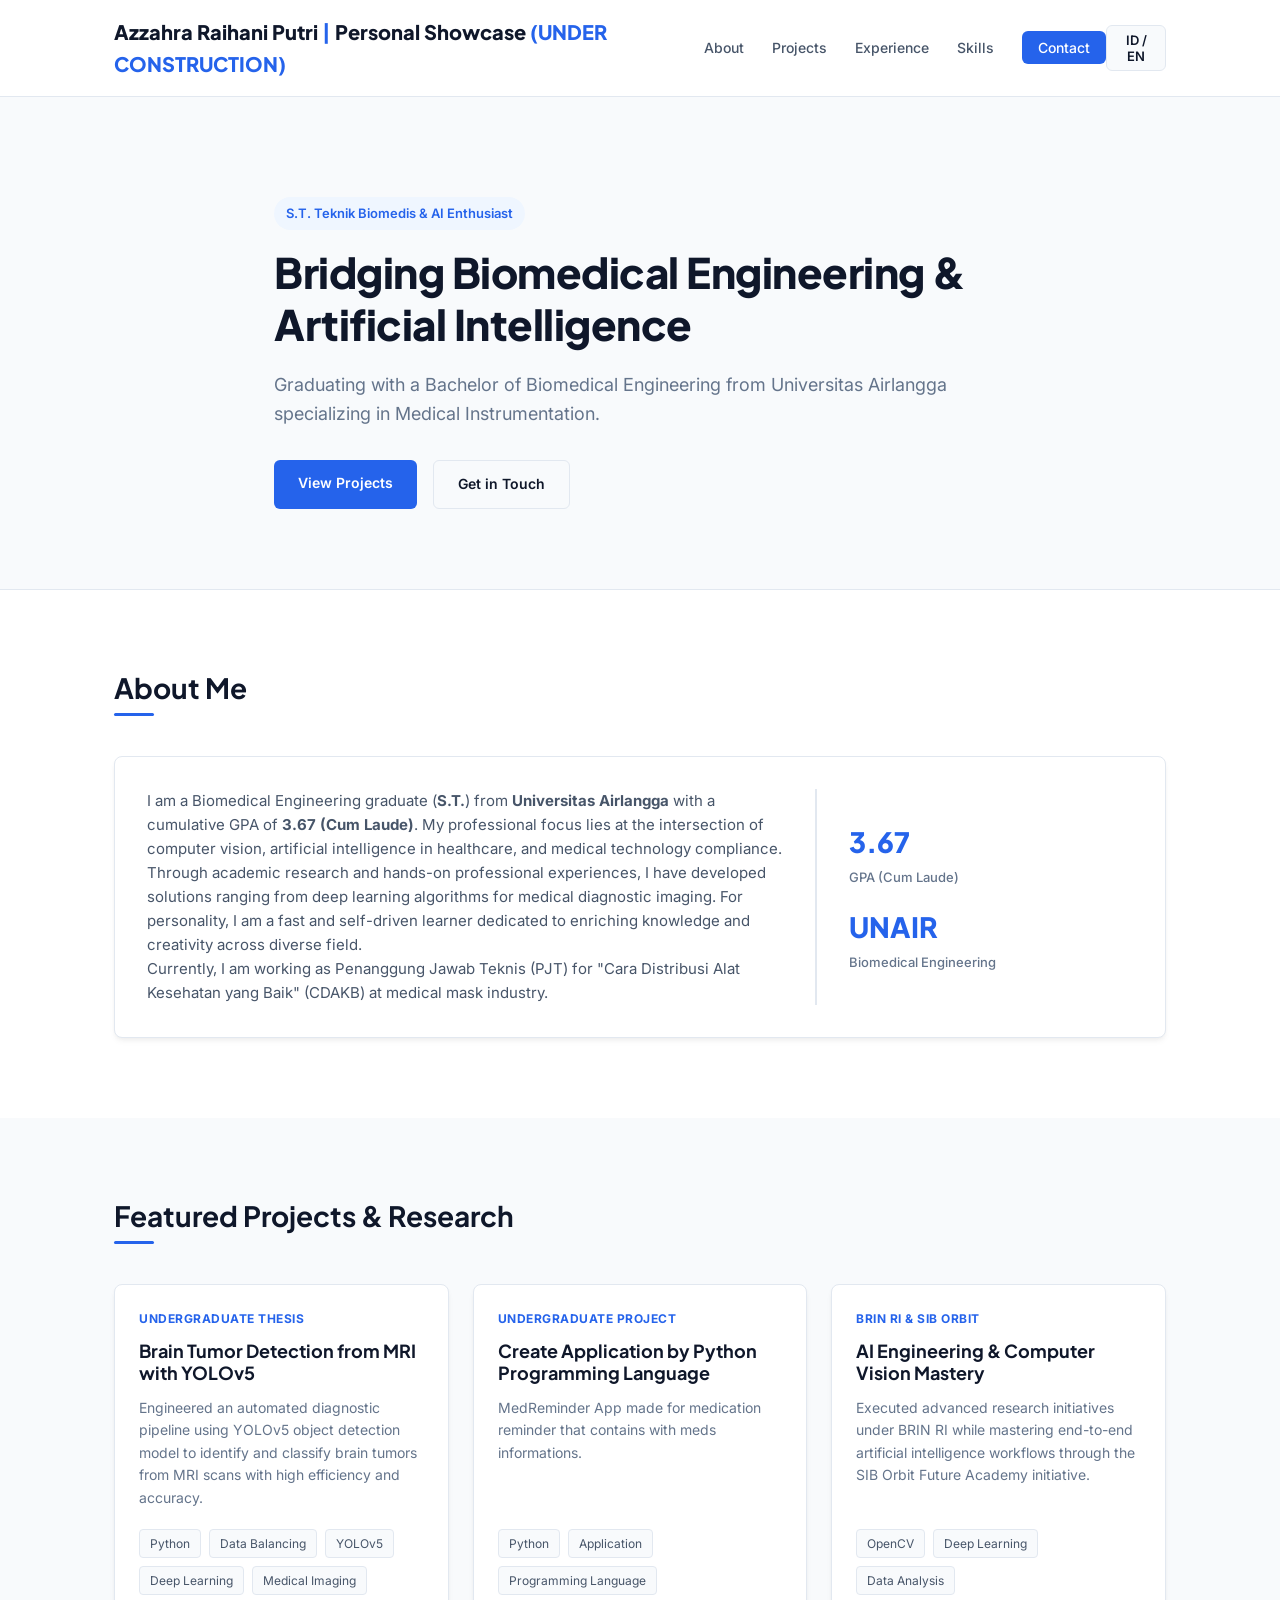
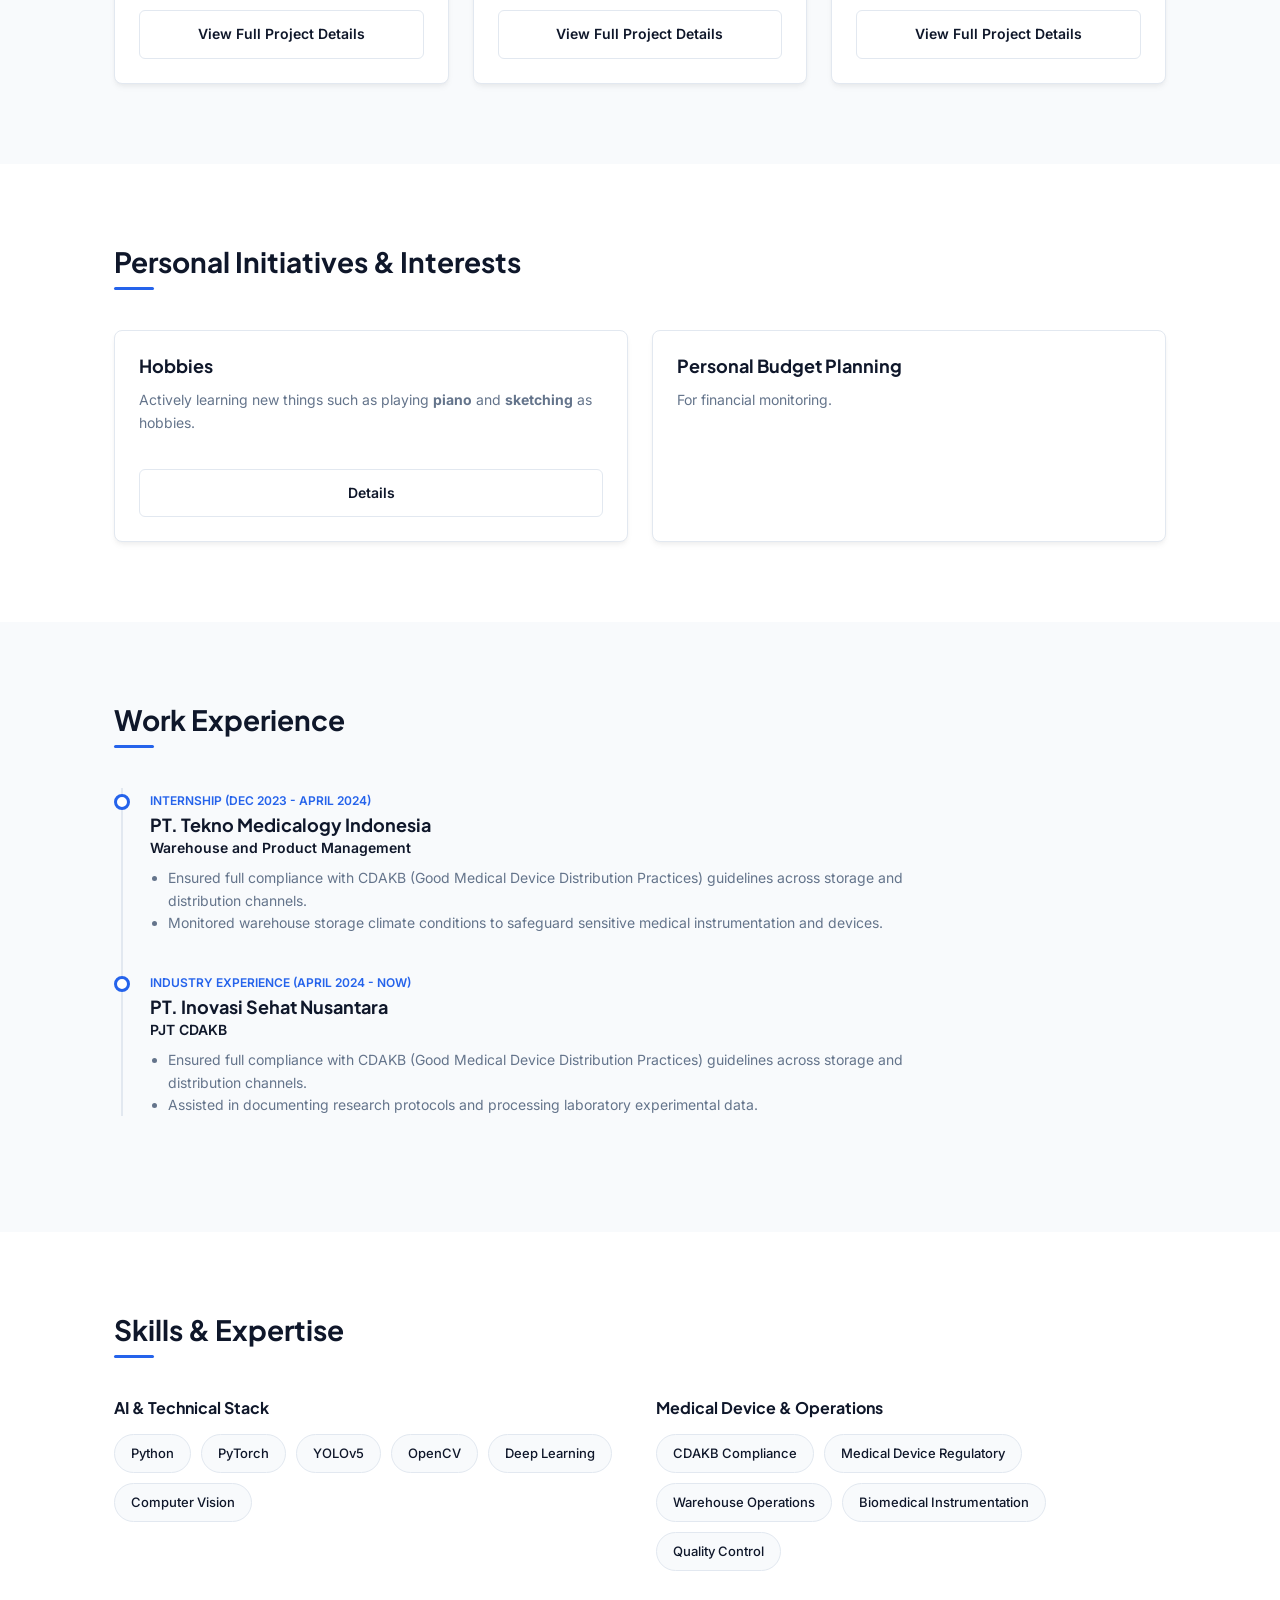
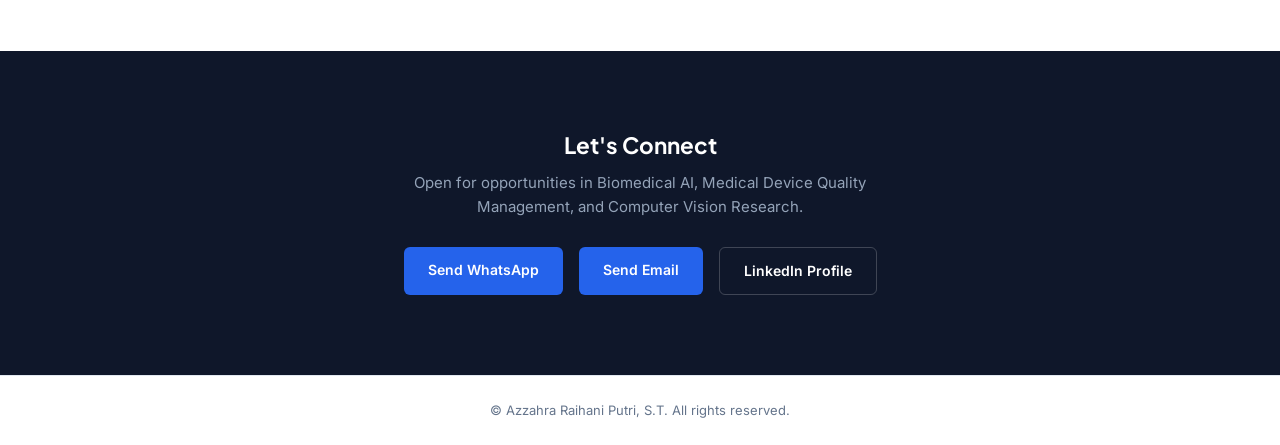
<file: index.html>
<!DOCTYPE html>

<html lang="en">

<head>

    <meta charset="UTF-8">

    <meta name="viewport" content="width=device-width, initial-scale=1.0">

    <title>PS Azzahra</title>

    <link rel="stylesheet" href="style.css">

    <link rel="preconnect" href="https://fonts.googleapis.com">

    <link rel="preconnect" href="https://fonts.gstatic.com" crossorigin>

    <link href="https://fonts.googleapis.com/css2?family=Inter:wght@300;400;500;600;700&family=Plus+Jakarta+Sans:wght@500;600;700;800&display=swap" rel="stylesheet">

</head>


<body>

    <!-- Header & Navigation -->

    <header class="navbar">

        <div class="nav-container">

            <a href="#" class="logo">Azzahra Raihani Putri <span>|</span> Personal Showcase <span>(UNDER CONSTRUCTION)</span></a>

            <nav>

                <ul class="nav-links">

                    <li><a href="#about">About</a></li>

                    <li><a href="#projects">Projects</a></li>

                    <li><a href="#experience">Experience</a></li>

                    <li><a href="#skills">Skills</a></li>

                    <li><a href="#contact" class="btn-nav">Contact</a></li>

                </ul>

            </nav>
           
            <div class="nav-right">
                <!-- Tombol Kustom pengganti widget Google -->
                <button id="lang-toggle-btn" class="lang-switch-btn" onclick="toggleLanguage()">ID / EN</button>

                <!-- Container tersembunyi untuk memuat script Google di latar belakang -->
                <div id="google_translate_element"></div>
            </div>

        </div>

    </header>

    <!-- Hero Section -->

    <section class="hero">

        <div class="container hero-content">

            <span class="badge">S.T. Teknik Biomedis & AI Enthusiast</span>

            <h1>Bridging Biomedical Engineering & Artificial Intelligence</h1>

            <p>Graduating with a Bachelor of Biomedical Engineering from Universitas Airlangga specializing in Medical Instrumentation.</p>

            <div class="hero-actions">

                <a href="#projects" class="btn-primary">View Projects</a>

                <a href="#contact" class="btn-secondary">Get in Touch</a>

            </div>

        </div>

    </section>

    <!-- About Me Section -->

    <section id="about" class="section">

        <div class="container">

            <h2 class="section-title">About Me</h2>

            <div class="about-card">

                <div class="about-text">

                    <p>I am a Biomedical Engineering graduate (<strong>S.T.</strong>) from <strong>Universitas Airlangga</strong> with a cumulative GPA of <strong>3.67 (Cum Laude)</strong>. My professional focus lies at the intersection of computer vision, artificial intelligence in healthcare, and medical technology compliance.</p>

                    <p>Through academic research and hands-on professional experiences, I have developed solutions ranging from deep learning algorithms for medical diagnostic imaging. For personality, I am a fast and self-driven learner dedicated to enriching knowledge and creativity across diverse field.</P>
                    
                    <P>Currently, I am working as Penanggung Jawab Teknis (PJT) for "Cara Distribusi Alat Kesehatan yang Baik" (CDAKB) at medical mask industry.</p>

                </div>

                <div class="stat-grid">

                    <div class="stat-item">

                        <span class="stat-number">3.67</span>

                        <span class="stat-label">GPA (Cum Laude)</span>

                    </div>

                    <div class="stat-item">

                        <span class="stat-number">UNAIR</span>

                        <span class="stat-label">Biomedical Engineering</span>

                    </div>

                </div>

            </div>

        </div>

    </section>

    <!-- Highlighted Projects & Research Section -->

    <section id="projects" class="section bg-alt">

        <div class="container">

            <h2 class="section-title">Featured Projects & Research</h2>

            <div class="grid-3">

                <div class="card">

                    <div class="card-tag">Undergraduate Thesis</div>

                    <h3>Brain Tumor Detection from MRI with YOLOv5</h3>

                    <p>Engineered an automated diagnostic pipeline using YOLOv5 object detection model to identify and classify brain tumors from MRI scans with high efficiency and accuracy.</p>

                    <div class="card-tech">

                        <span>Python</span><span>Data Balancing</span><span>YOLOv5</span><span>Deep Learning</span><span>Medical Imaging</span>

                    </div>

                    <a href="skripsi.html" class="btn-secondary" style="margin-top: 15px; text-align: center;">View Full Project Details</a>

                </div>

                <div class="card">

                    <div class="card-tag">Undergraduate Project</div>

                    <h3>Create Application by Python Programming Language</h3>

                    <p>	MedReminder App made for medication reminder that contains with meds informations.</p>

                    <div class="card-tech">

                        <span>Python</span><span>Application</span><span>Programming Language</span>

                    </div>
                    
                    <a href="medreminder.html" class="btn-secondary" style="margin-top: 15px; text-align: center;">View Full Project Details</a>

                </div>

                <div class="card">

                    <div class="card-tag">BRIN RI & SIB Orbit</div>

                    <h3>AI Engineering & Computer Vision Mastery</h3>

                    <p>Executed advanced research initiatives under BRIN RI while mastering end-to-end artificial intelligence workflows through the SIB Orbit Future Academy initiative.</p>

                    <div class="card-tech">

                        <span>OpenCV</span><span>Deep Learning</span><span>Data Analysis</span>

                    </div>

                    <a href="brin_and_sib.html" class="btn-secondary" style="margin-top: 15px; text-align: center;">View Full Project Details</a>

                </div>

            </div>

        </div>

    </section>

    <!-- Personal Projects & Interests -->

    <section class="section">

        <div class="container">

            <h2 class="section-title">Personal Initiatives & Interests</h2>

            <div class="grid-2">

                <div class="card">

                    <h3>Hobbies</h3>

                    <p>Actively learning new things such as playing <strong>piano</strong> and <strong>sketching</strong> as hobbies.</p>

                    <a href="Sketch.html" class="btn-secondary" style="margin-top: 15px; text-align: center;">Details</a>
                
                </div>

                <div class="card">

                    <h3>Personal Budget Planning</h3>

                    <p>For financial monitoring.</p>

                </div>

            </div>

        </div>

    </section>

    <!-- Work Experience Timeline Section -->

    <section id="experience" class="section bg-alt">

        <div class="container">

            <h2 class="section-title">Work Experience</h2>

            <div class="timeline">


                <div class="timeline-item">

                    <div class="timeline-marker"></div>

                    <div class="timeline-content">

                        <span class="timeline-date">Internship (Dec 2023 - April 2024)</span>

                        <h3>PT. Tekno Medicalogy Indonesia</h3>

                        <p class="timeline-role">Warehouse and Product Management</p>

                        <ul>

                            <li>Ensured full compliance with CDAKB (Good Medical Device Distribution Practices) guidelines across storage and distribution channels.</li>

                            <li>Monitored warehouse storage climate conditions to safeguard sensitive medical instrumentation and devices.</li>

                        </ul>

                    </div>

                </div>

                
                <div class="timeline-item">

                    <div class="timeline-marker"></div>

                    <div class="timeline-content">

                        <span class="timeline-date">Industry Experience (April 2024 - Now)</span>

                        <h3>PT. Inovasi Sehat Nusantara</h3>

                        <p class="timeline-role">PJT CDAKB</p>

                        <ul>

                            <li>Ensured full compliance with CDAKB (Good Medical Device Distribution Practices) guidelines across storage and distribution channels.</li>

                            <li>Assisted in documenting research protocols and processing laboratory experimental data.</li>

                        </ul>

                    </div>

                </div>

            </div>

        </div>

    </section>

    <!-- Skills & Certifications Section -->

    <section id="skills" class="section">

        <div class="container">

            <h2 class="section-title">Skills & Expertise</h2>

            <div class="skills-wrapper">

                <div class="skill-category">

                    <h3>AI & Technical Stack</h3>

                    <div class="skill-tags">

                        <span class="skill-chip">Python</span>

                        <span class="skill-chip">PyTorch</span>

                        <span class="skill-chip">YOLOv5</span>

                        <span class="skill-chip">OpenCV</span>

                        <span class="skill-chip">Deep Learning</span>

                        <span class="skill-chip">Computer Vision</span>

                    </div>

                </div>

                <div class="skill-category">

                    <h3>Medical Device & Operations</h3>

                    <div class="skill-tags">

                        <span class="skill-chip">CDAKB Compliance</span>

                        <span class="skill-chip">Medical Device Regulatory</span>

                        <span class="skill-chip">Warehouse Operations</span>

                        <span class="skill-chip">Biomedical Instrumentation</span>

                        <span class="skill-chip">Quality Control</span>

                    </div>

                </div>

            </div>

        </div>

    </section>

    <!-- Contact Section -->

    <section id="contact" class="section bg-dark">

        <div class="container contact-container">

            <h2>Let's Connect</h2>

            <p>Open for opportunities in Biomedical AI, Medical Device Quality Management, and Computer Vision Research.</p>

            <div class="contact-buttons">
                <a href="https://wa.me/6285884879995" target="_blank" rel="noopener noreferrer" class="btn-primary">Send WhatsApp</a>

                <a href="mailto:azzahraraihani@gmail.com" class="btn-primary">Send Email</a>

                <a href="https://linkedin.com/in/azzahra-raihani-putri/" target="_blank" rel="noopener noreferrer" class="btn-secondary-light">LinkedIn Profile</a>


            </div>

        </div>

    </section>

    <footer>

        <p>&copy; Azzahra Raihani Putri, S.T. All rights reserved.</p>

    </footer>

<!-- Google Translate Engine (Smooth Toggle) -->
<script type="text/javascript">
    function googleTranslateElementInit() {
        new google.translate.TranslateElement({
            pageLanguage: 'en',
            includedLanguages: 'en,id',
            autoDisplay: false
        }, 'google_translate_element');
    }

    function toggleLanguage() {
        var btn = document.getElementById("lang-toggle-btn");

        // Cek cookie terjemahan saat ini
        var isIndonesian = document.cookie.indexOf("googtrans=/en/id") !== -1;

        if (!isIndonesian) {
            // Ubah ke Bahasa Indonesia via Cookie
            document.cookie = "googtrans=/en/id; path=/;";
            document.cookie = "googtrans=/en/id; domain=." + document.domain + "; path=/;";
            if (btn) btn.innerText = "🇮🇩 ID (Active)";
        } else {
            // Kembalikan ke Bahasa Inggris (Hapus Cookie)
            document.cookie = "googtrans=; expires=Thu, 01 Jan 1970 00:00:00 UTC; path=/;";
            document.cookie = "googtrans=; expires=Thu, 01 Jan 1970 00:00:00 UTC; domain=." + document.domain + "; path=/;";
            if (btn) btn.innerText = "ID / EN";
        }

        // Reload halaman secara halus agar terjemahan langsung aktif 100%
        window.location.reload();
    }

    // Jalankan cek status label tombol saat halaman selesai dimuat
    window.addEventListener('DOMContentLoaded', function() {
        var btn = document.getElementById("lang-toggle-btn");
        if (document.cookie.indexOf("googtrans=/en/id") !== -1 && btn) {
            btn.innerText = "🇮🇩 ID (Active)";
        }
    });
</script>
<script type="text/javascript" src="https://translate.google.com/translate_a/element.js?cb=googleTranslateElementInit"></script>

</body>
</html>
</file>
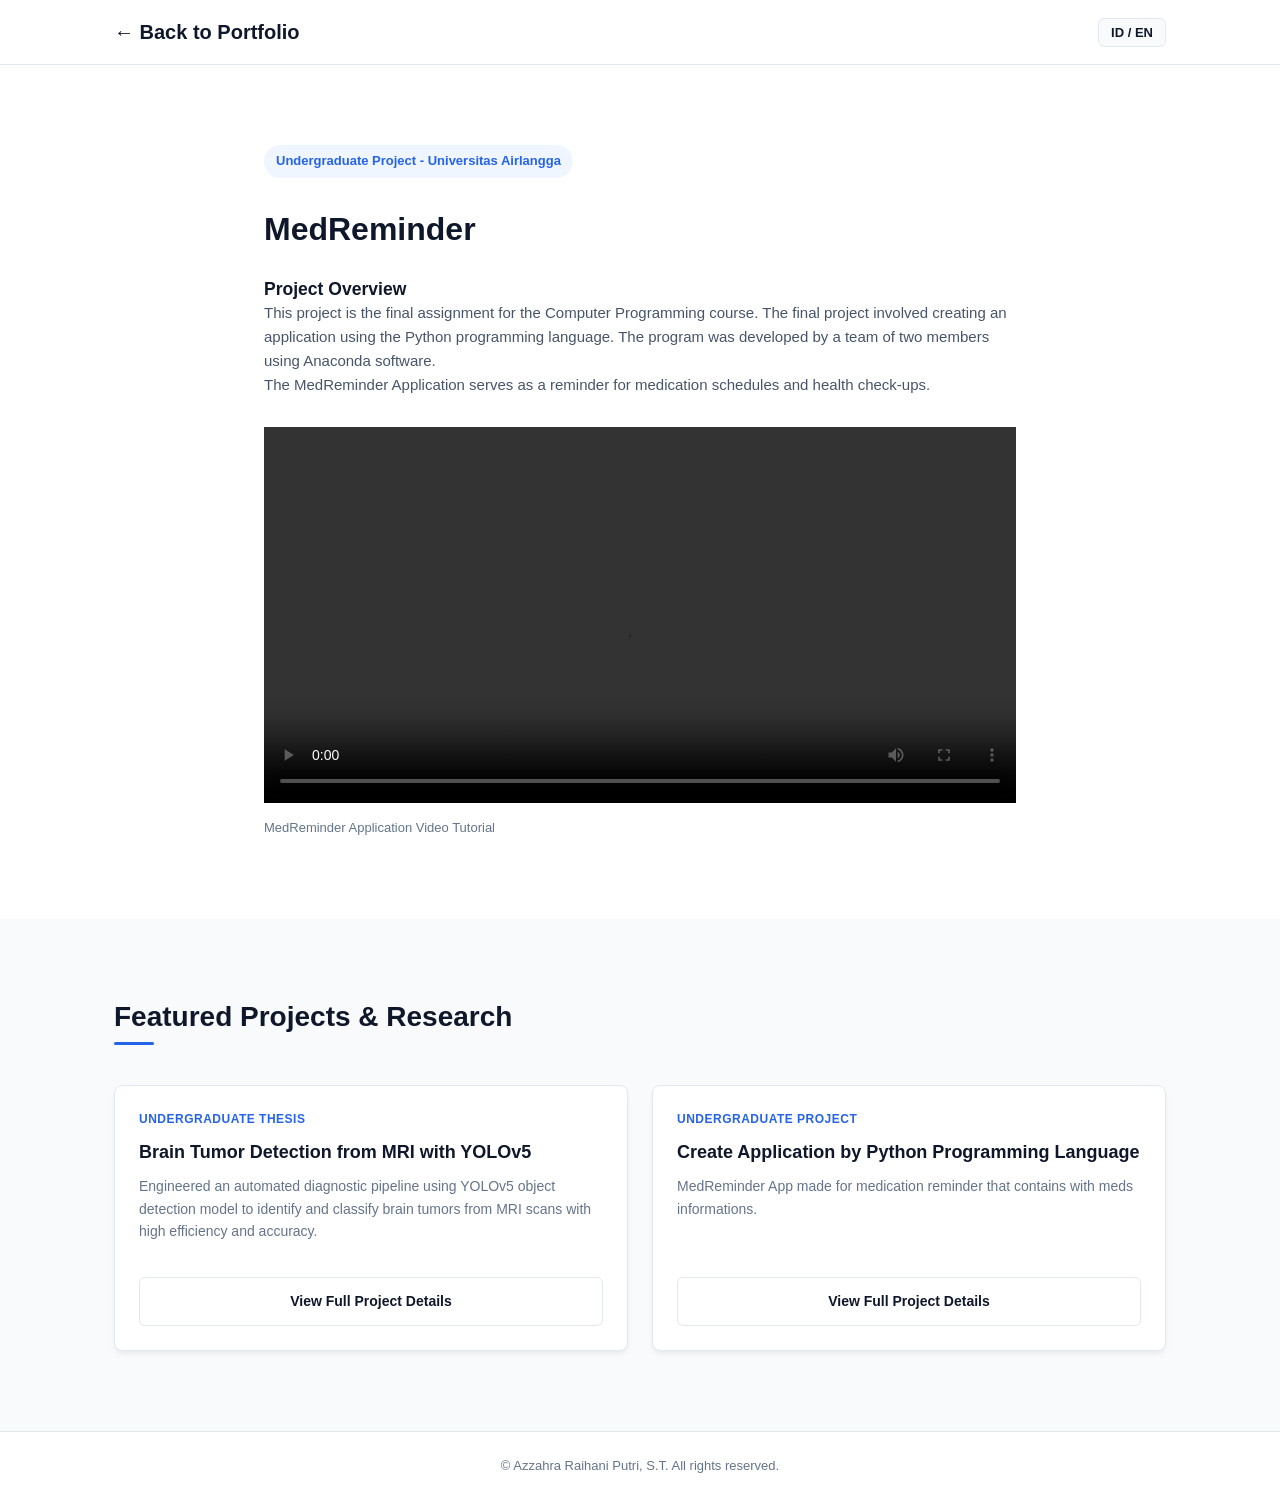
<file: brin_and_sib.html>
<!DOCTYPE html>
<html lang="en">
<head>
    <meta charset="UTF-8">
    <meta name="viewport" content="width=device-width, initial-scale=1.0">
    <title>MedReminder | Final Project of Computer Programming Subject</title>
    <link rel="stylesheet" href="style.css">
</head>
<body>
    <header class="navbar">
        <div class="nav-container">
            <a href="index.html" class="logo">&larr; Back to Portfolio</a>

			<div class="nav-right">
                <!-- Tombol Kustom pengganti widget Google -->
                <button id="lang-toggle-btn" class="lang-switch-btn" onclick="toggleLanguage()">ID / EN</button>

                <!-- Container tersembunyi untuk memuat script Google di latar belakang -->
                <div id="google_translate_element"></div>
            </div>
			
		</div>

    </header>

    <section class="section">
        <div class="container" style="max-width: 800px;">
            <span class="badge">Undergraduate Project - Universitas Airlangga</span>
            <h1 style="font-size: 32px; margin: 15px 0;">MedReminder</h1>
            
            <div style="margin: 30px 0;">
                <h3>Project Overview</h3>
                <p>This project is the final assignment for the Computer Programming course. The final project involved creating an application using the Python programming language. The program was developed by a team of two members using Anaconda software.</p>
					  
					  <p>The MedReminder Application serves as a reminder for medication schedules and health check-ups.</p>

            </div>

            <video controls width="100%">
    					<source src="videos/tutorial aplikasi medreminder.mp4" type="video/mp4">Video Tutorial Aplikasi MedReminder.
            </video>

    				<p style="font-size: 13px; color: #64748b; margin-top: 8px;">MedReminder Application Video Tutorial</p>
				</div>

        </div>
    </section>

	<!-- Highlighted Projects & Research Section -->

    <section id="projects" class="section bg-alt">

        <div class="container">

            <h2 class="section-title">Featured Projects & Research</h2>

            <div class="grid-2">

                <div class="card">

                    <div class="card-tag">Undergraduate Thesis</div>

                    <h3>Brain Tumor Detection from MRI with YOLOv5</h3>

                    <p>Engineered an automated diagnostic pipeline using YOLOv5 object detection model to identify and classify brain tumors from MRI scans with high efficiency and accuracy.</p>

                    <a href="skripsi.html" class="btn-secondary" style="margin-top: 15px; text-align: center;">View Full Project Details</a>

                </div>

                <div class="card">

                    <div class="card-tag">Undergraduate Project</div>

                    <h3>Create Application by Python Programming Language</h3>

                    <p>	MedReminder App made for medication reminder that contains with meds informations.</p>
                    
                    <a href="medreminder.html" class="btn-secondary" style="margin-top: 15px; text-align: center;">View Full Project Details</a>

                </div>

            </div>

        </div>

    </section>


    <footer>
        <p>&copy; Azzahra Raihani Putri, S.T. All rights reserved.</p>
    </footer>

	<!-- Google Translate Engine (Instant 1-Click Toggle) -->
<script type="text/javascript">
    function googleTranslateElementInit() {
        new google.translate.TranslateElement({
            pageLanguage: 'en',
            includedLanguages: 'en,id',
            autoDisplay: false
        }, 'google_translate_element');
    }

    function toggleLanguage() {
        var btn = document.getElementById("lang-toggle-btn");
        
        // Cek cookie terjemahan saat ini
        var isIndonesian = document.cookie.indexOf("googtrans=/en/id") !== -1;

        if (!isIndonesian) {
            // Ubah ke Bahasa Indonesia via Cookie
            document.cookie = "googtrans=/en/id; path=/;";
            document.cookie = "googtrans=/en/id; domain=." + document.domain + "; path=/;";
            if (btn) btn.innerText = "🇮🇩 ID (Active)";
        } else {
            // Kembalikan ke Bahasa Inggris (Hapus Cookie)
            document.cookie = "googtrans=; expires=Thu, 01 Jan 1970 00:00:00 UTC; path=/;";
            document.cookie = "googtrans=; expires=Thu, 01 Jan 1970 00:00:00 UTC; domain=." + document.domain + "; path=/;";
            if (btn) btn.innerText = "ID / EN";
        }

        // Reload halaman secara halus agar terjemahan langsung aktif 100%
        window.location.reload();
    }

    // Jalankan cek status label tombol saat halaman selesai dimuat
    window.addEventListener('DOMContentLoaded', function() {
        var btn = document.getElementById("lang-toggle-btn");
        if (document.cookie.indexOf("googtrans=/en/id") !== -1 && btn) {
            btn.innerText = "🇮🇩 ID (Active)";
        }
    });
</script>
<script type="text/javascript" src="https://translate.google.com/translate_a/element.js?cb=googleTranslateElementInit"></script>
	
</body>
	
</html>
</file>
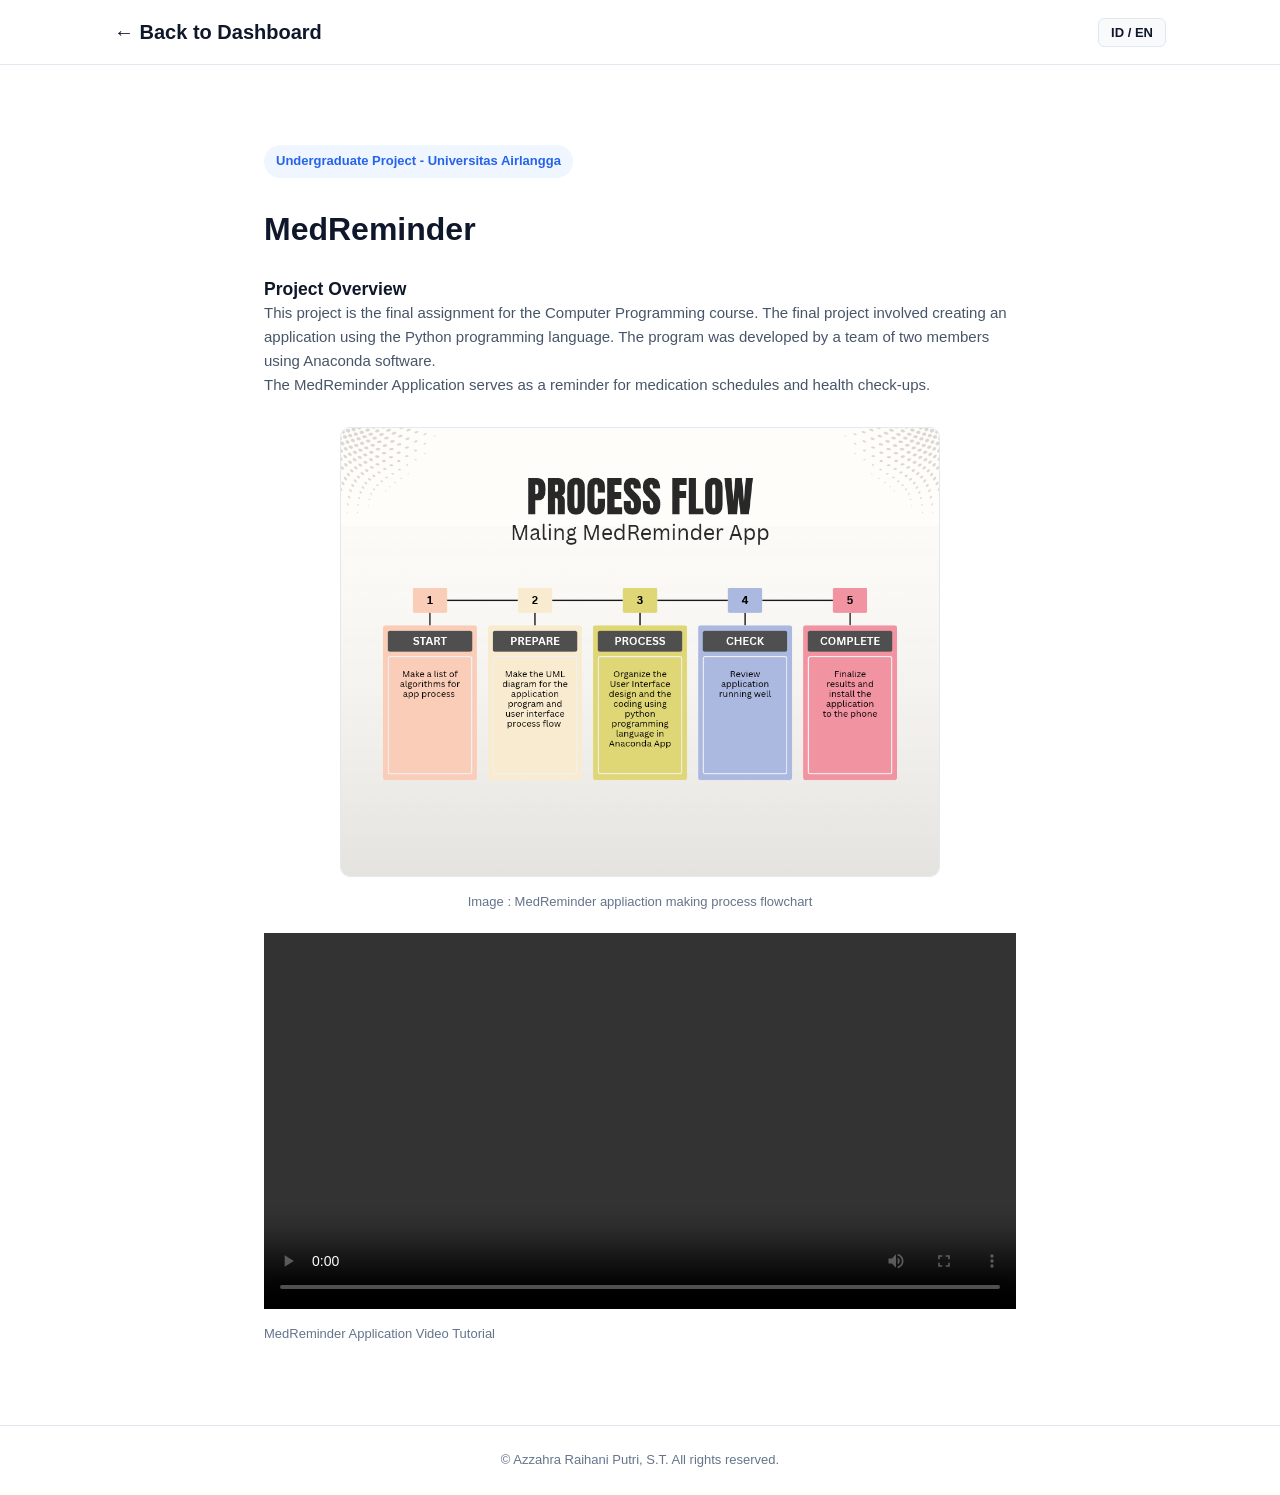
<file: medreminder.html>
<!DOCTYPE html>
<html lang="en">
<head>
    <meta charset="UTF-8">
    <meta name="viewport" content="width=device-width, initial-scale=1.0">
    <title>MedReminder | Final Project of Computer Programming Subject</title>
    <link rel="stylesheet" href="style.css">
</head>
<body>
    <header class="navbar">
        <div class="nav-container">
            <a href="index.html" class="logo">&larr; Back to Dashboard</a>

			<div class="nav-right">
                <!-- Tombol Kustom pengganti widget Google -->
                <button id="lang-toggle-btn" class="lang-switch-btn" onclick="toggleLanguage()">ID / EN</button>

                <!-- Container tersembunyi untuk memuat script Google di latar belakang -->
                <div id="google_translate_element"></div>
            </div>
			
		</div>

    </header>

    <section class="section">
        <div class="container" style="max-width: 800px;">
            <span class="badge">Undergraduate Project - Universitas Airlangga</span>
            <h1 style="font-size: 32px; margin: 15px 0;">MedReminder</h1>
            
            <div style="margin: 30px 0;">
                <h3>Project Overview</h3>
                <p>This project is the final assignment for the Computer Programming course. The final project involved creating an application using the Python programming language. The program was developed by a team of two members using Anaconda software.</p>
					  
					  <p>The MedReminder Application serves as a reminder for medication schedules and health check-ups.</p>

            </div>

			<div style="text-align: center; margin: 20px 0;">
    				<img src="images/IMG_0326.png" alt="MedReminder Appliaction Making Process" style="width: 100%; max-width: 600px; border-radius: 10px; border: 1px solid #e2e8f0;">
    				<p style="font-size: 13px; color: #64748b; margin-top: 8px;">Image : MedReminder appliaction making process flowchart</p>
				</div>

            <video controls width="100%">
    					<source src="videos/tutorial aplikasi medreminder.mp4" type="video/mp4">Video Tutorial Aplikasi MedReminder.
            </video>

    				<p style="font-size: 13px; color: #64748b; margin-top: 8px;">MedReminder Application Video Tutorial</p>
				</div>

        </div>
    </section>

    <footer>
        <p>&copy; Azzahra Raihani Putri, S.T. All rights reserved.</p>
    </footer>

	<!-- Google Translate Engine (Instant 1-Click Toggle) -->
<script type="text/javascript">
    function googleTranslateElementInit() {
        new google.translate.TranslateElement({
            pageLanguage: 'en',
            includedLanguages: 'en,id',
            autoDisplay: false
        }, 'google_translate_element');
    }

    function toggleLanguage() {
        var btn = document.getElementById("lang-toggle-btn");
        
        // Cek cookie terjemahan saat ini
        var isIndonesian = document.cookie.indexOf("googtrans=/en/id") !== -1;

        if (!isIndonesian) {
            // Ubah ke Bahasa Indonesia via Cookie
            document.cookie = "googtrans=/en/id; path=/;";
            document.cookie = "googtrans=/en/id; domain=." + document.domain + "; path=/;";
            if (btn) btn.innerText = "🇮🇩 ID (Active)";
        } else {
            // Kembalikan ke Bahasa Inggris (Hapus Cookie)
            document.cookie = "googtrans=; expires=Thu, 01 Jan 1970 00:00:00 UTC; path=/;";
            document.cookie = "googtrans=; expires=Thu, 01 Jan 1970 00:00:00 UTC; domain=." + document.domain + "; path=/;";
            if (btn) btn.innerText = "ID / EN";
        }

        // Reload halaman secara halus agar terjemahan langsung aktif 100%
        window.location.reload();
    }

    // Jalankan cek status label tombol saat halaman selesai dimuat
    window.addEventListener('DOMContentLoaded', function() {
        var btn = document.getElementById("lang-toggle-btn");
        if (document.cookie.indexOf("googtrans=/en/id") !== -1 && btn) {
            btn.innerText = "🇮🇩 ID (Active)";
        }
    });
</script>
<script type="text/javascript" src="https://translate.google.com/translate_a/element.js?cb=googleTranslateElementInit"></script>
	
</body>
	
</html>
</file>
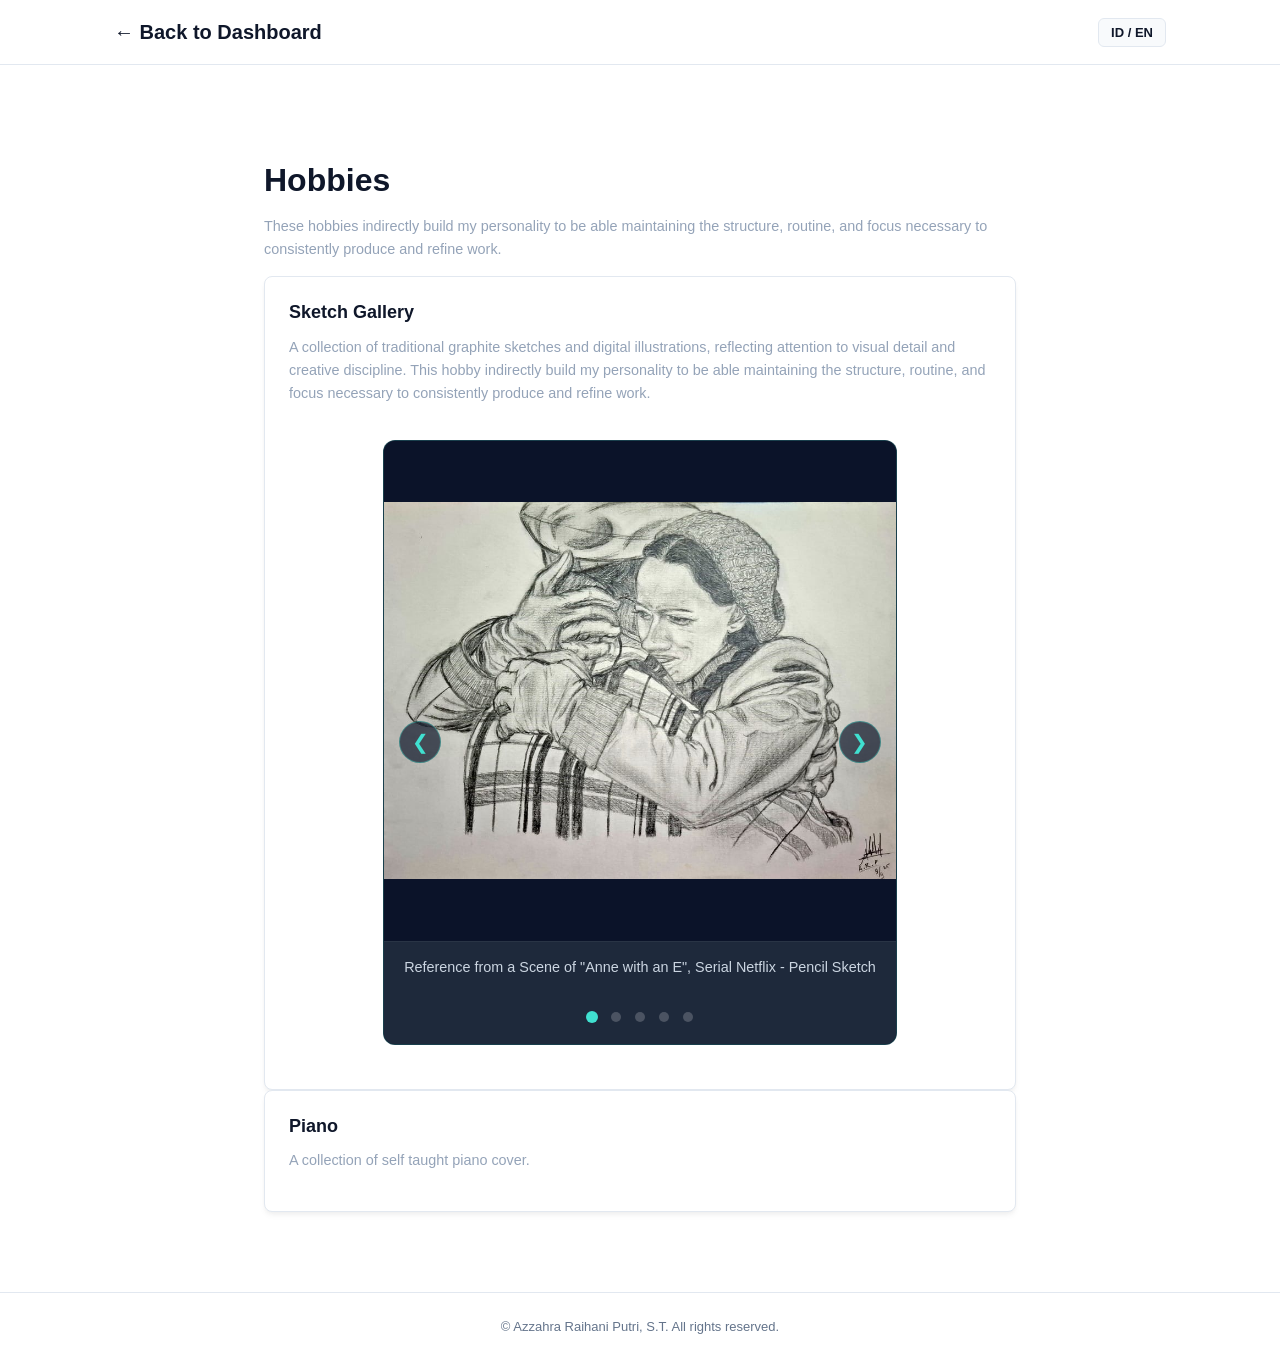
<file: Sketch.html>
<!DOCTYPE html>
<html lang="en">
<head>
    <meta charset="UTF-8">
    <meta name="viewport" content="width=device-width, initial-scale=1.0">
    <title>Hobbies</title>
    <link rel="stylesheet" href="style.css">
    <style>
        /* CSS Khusus untuk Carousel Slider & Pengaturan Ukuran Gambar */
        .slider-container {
            position: relative;
            max-width: 100%;
            margin: 20px auto;
            border-radius: 12px;
            overflow: hidden;
            background: #0f172a;
            border: 1px solid rgba(64, 224, 208, 0.2);
        }

        .slider-wrapper {
            position: relative;
            width: 100%;
            /* Atur tinggi konsisten untuk semua gambar */
            height: 500px; 
            overflow: hidden;
            background-color: #0b1329
        }

        .slide-item {
            display: none;
            width: 100%;
            height: 100%;
            position: absolute;
            top: 0;
            left: 0;
            transition: opacity 0.5s ease-in-out;
        }

        .slide-item.active {
            display: block;
        }

        .slide-item img {
            width: 100%;
            height: 100%;
            /* Menjaga proporsi gambar tanpa distorsi/tertarik */
            object-fit: contain; 
            object-position: center;
            display: block;

            /*Proteksi agar tidak bisa di-drag / di download*/
            -webkit-user-drag: none;
            user-select: none;
        }

        /* Container Caption yang Berubah Sesuai Slide */
        .slider-caption {
            background: #1e293b;
            color: #cbd5e1;
            padding: 14px 20px;
            text-align: center;
            font-size: 0.9rem;
            border-top: 1px solid rgba(255, 255, 255, 0.05);
            min-height: 45px;
            display: flex;
            align-items: center;
            justify-content: center;
        }

        /* Tombol Navigasi Panah (Prev & Next) */
        .slider-btn {
            position: absolute;
            top: 50%;
            transform: translateY(-50%);
            background: rgba(15, 23, 42, 0.7);
            color: #40e0d0;
            border: 1px solid rgba(64, 224, 208, 0.4);
            width: 42px;
            height: 42px;
            border-radius: 50%;
            font-size: 20px;
            cursor: pointer;
            z-index: 10;
            transition: all 0.3s ease;
            display: flex;
            align-items: center;
            justify-content: center;
        }

        .slider-btn:hover {
            background: #40e0d0;
            color: #0f172a;
        }

        .prev-btn { left: 15px; }
        .next-btn { right: 15px; }

        /* Indikator Dots di Bawah Slider */
        .dots-container {
            text-align: center;
            padding: 12px 0 15px 0;
            background: #1e293b;
        }

        .dot {
            cursor: pointer;
            height: 10px;
            width: 10px;
            margin: 0 5px;
            background-color: rgba(255, 255, 255, 0.2);
            border-radius: 50%;
            display: inline-block;
            transition: background-color 0.3s ease, transform 0.3s ease;
        }

        .dot.active, .dot:hover {
            background-color: #40e0d0;
            transform: scale(1.2);
        }

        @media (max-width: 600px) {
            .slider-wrapper {
                height: 280px; /* Ukuran menyesuaikan di layar HP */
            }
        }
    </style>
</head>
<body>
    <header class="navbar">
        <div class="nav-container">
            <a href="index.html" class="logo">&larr; Back to Dashboard</a>

            <div class="nav-right">
                <!-- Tombol Kustom pengganti widget Google -->
                <button id="lang-toggle-btn" class="lang-switch-btn" onclick="toggleLanguage()">ID / EN</button>

                <!-- Container tersembunyi untuk memuat script Google di latar belakang -->
                <div id="google_translate_element"></div>
            </div>
        </div>
    </header>

    <section class="section">
        <div class="container" style="max-width: 800px;">
            <h1 style="font-size: 32px; margin: 15px 0;">Hobbies</h1>
            <p style="color: #94a3b8; font-size: 0.9rem; margin-bottom: 15px;" data-en="A collection of traditional graphite sketches and digital illustrations, reflecting attention to visual detail and creative discipline." data-id="Kumpulan sketsa grafit tradisional dan ilustrasi digital, mencerminkan ketelitian pada detail visual dan kedisiplinan kreatif.">These hobbies indirectly build my personality to be able maintaining the structure, routine, and focus necessary to consistently produce and refine work.</p>


            <div class="card">
                <h3 data-en="Visual Arts & Pencil Sketches Gallery" data-id="Galeri Sketsa Pensil & Seni Visual">Sketch Gallery</h3>
                <p style="color: #94a3b8; font-size: 0.9rem; margin-bottom: 15px;" data-en="A collection of traditional graphite sketches and digital illustrations, reflecting attention to visual detail and creative discipline." data-id="Kumpulan sketsa grafit tradisional dan ilustrasi digital, mencerminkan ketelitian pada detail visual dan kedisiplinan kreatif.">A collection of traditional graphite sketches and digital illustrations, reflecting attention to visual detail and creative discipline. This hobby indirectly build my personality to be able maintaining the structure, routine, and focus necessary to consistently produce and refine work.</p>

                <!-- SLIDER CAROUSEL -->
                <div class="slider-container">
                    <button class="slider-btn prev-btn" onclick="moveSlide(-1)">&#10094;</button>
                    <button class="slider-btn next-btn" onclick="moveSlide(1)">&#10095;</button>

                    <div class="slider-wrapper">
                        <!-- Slide 1 -->
                        <div class="slide-item active">
                            <img src="images/anne with an e.jpeg" alt="Pencil Sketch - Warm Embrace">
                        </div>
                        <!-- Slide 2 -->
                        <div class="slide-item">
                            <img src="images/sherlock benedict.jpeg" alt="Pencil Sketch - Sherlock Portrait">
                        </div>
                        <!-- Slide 3 -->
                        <div class="slide-item">
                            <img src="images/baby husky.jpeg" alt="Pencil Sketch - Husky">
                        </div>
                        <!-- Slide 4 -->
                        <div class="slide-item">
                            <img src="images/pastel flower.jpeg" alt="Digital Art - Pastel Rose">
                        </div>
                        <!-- Slide 5 -->
                        <div class="slide-item">
                            <img src="images/Please let me talk.jpeg" alt="Digital Art - Expressive Eyes">
                        </div>
                    </div>

                    <!-- Tempat Caption Otomatis Berubah -->
                    <div id="slider-caption-text" class="slider-caption">
                        Reference from a Scene of "Anne with an E", Serial Netflix - Pencil Sketch
                    </div>

                    <!-- Dots Indikator -->
                    <div class="dots-container">
                        <span class="dot active" onclick="currentSlide(0)"></span>
                        <span class="dot" onclick="currentSlide(1)"></span>
                        <span class="dot" onclick="currentSlide(2)"></span>
                        <span class="dot" onclick="currentSlide(3)"></span>
                        <span class="dot" onclick="currentSlide(4)"></span>
                    </div>
                </div>
            </div>

            <div class="card">
                <h3 data-en="Visual Arts & Pencil Sketches Gallery" data-id="Galeri Sketsa Pensil & Seni Visual">Piano</h3>
                <p style="color: #94a3b8; font-size: 0.9rem; margin-bottom: 15px;" data-en="A collection of traditional graphite sketches and digital illustrations, reflecting attention to visual detail and creative discipline." data-id="Kumpulan sketsa grafit tradisional dan ilustrasi digital, mencerminkan ketelitian pada detail visual dan kedisiplinan kreatif.">A collection of self taught piano cover.</p>
            </div>          
        </div>
    </section>


    <footer>
        <p>&copy; Azzahra Raihani Putri, S.T. All rights reserved.</p>
    </footer>

    <!-- Script Slider Carousel -->
    <script>
        // Array Caption yang disesuaikan berurutan dengan slide gambar
        const captions = [
            'Reference from a Scene of "Anne with an E", Serial Netflix - Pencil Sketch',
            'Sherlock Holmes Series BBC played by Benedict Cumberbatch - Pencil Sketch',
            'Baby Husky Dog - Pencil Sketch',
            'Pastel Rose - Digital Illustration',
            'Where is the Freedom of Talk? - Digital Art'
        ];

        let currentSlideIndex = 0;
        const slides = document.querySelectorAll('.slide-item');
        const dots = document.querySelectorAll('.dot');
        const captionElement = document.getElementById('slider-caption-text');

        function showSlide(index) {
            if (index >= slides.length) { currentSlideIndex = 0; }
            if (index < 0) { currentSlideIndex = slides.length - 1; }

            // Sembunyikan semua slide dan nonaktifkan titik
            slides.forEach(slide => slide.classList.remove('active'));
            dots.forEach(dot => dot.classList.remove('active'));

            // Tampilkan slide dan titik aktif
            slides[currentSlideIndex].classList.add('active');
            dots[currentSlideIndex].classList.add('active');

            // Ubah teks caption sesuai index gambar
            captionElement.innerText = captions[currentSlideIndex];
        }

        function moveSlide(step) {
            currentSlideIndex += step;
            showSlide(currentSlideIndex);
        }

        function currentSlide(index) {
            currentSlideIndex = index;
            showSlide(currentSlideIndex);
        }
    </script>

    <!-- Google Translate Engine (Instant 1-Click Toggle) -->
    <script type="text/javascript">
        function googleTranslateElementInit() {
            new google.translate.TranslateElement({
                pageLanguage: 'en',
                includedLanguages: 'en,id',
                autoDisplay: false
            }, 'google_translate_element');
        }

        function toggleLanguage() {
            var btn = document.getElementById("lang-toggle-btn");
            var isIndonesian = document.cookie.indexOf("googtrans=/en/id") !== -1;

            if (!isIndonesian) {
                document.cookie = "googtrans=/en/id; path=/;";
                document.cookie = "googtrans=/en/id; domain=." + document.domain + "; path=/;";
                if (btn) btn.innerText = "🇮🇩 ID (Active)";
            } else {
                document.cookie = "googtrans=; expires=Thu, 01 Jan 1970 00:00:00 UTC; path=/;";
                document.cookie = "googtrans=; expires=Thu, 01 Jan 1970 00:00:00 UTC; domain=." + document.domain + "; path=/;";
                if (btn) btn.innerText = "ID / EN";
            }
            window.location.reload();
        }

        window.addEventListener('DOMContentLoaded', function() {
            var btn = document.getElementById("lang-toggle-btn");
            if (document.cookie.indexOf("googtrans=/en/id") !== -1 && btn) {
                btn.innerText = "🇮🇩 ID (Active)";
            }
        });
    </script>
    <script type="text/javascript" src="https://translate.google.com/translate_a/element.js?cb=googleTranslateElementInit"></script>
</body>
</html>
</file>
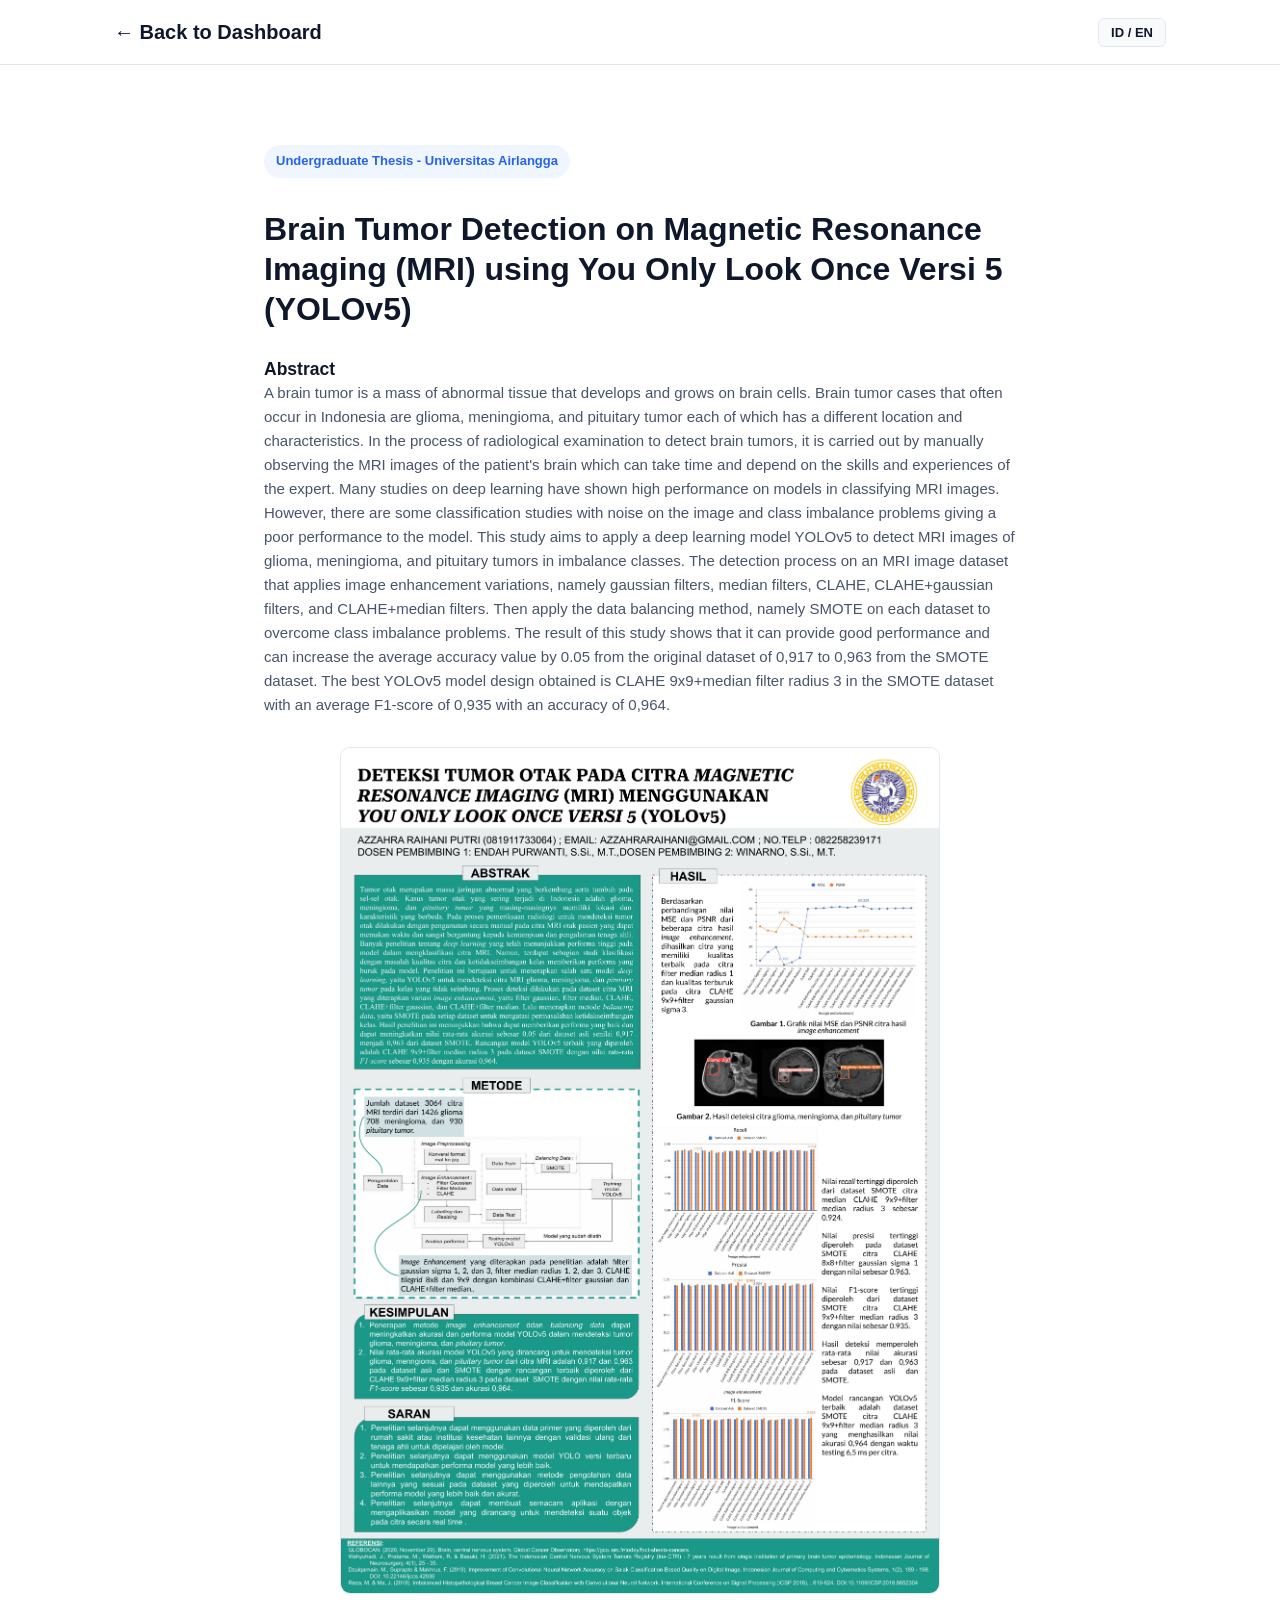
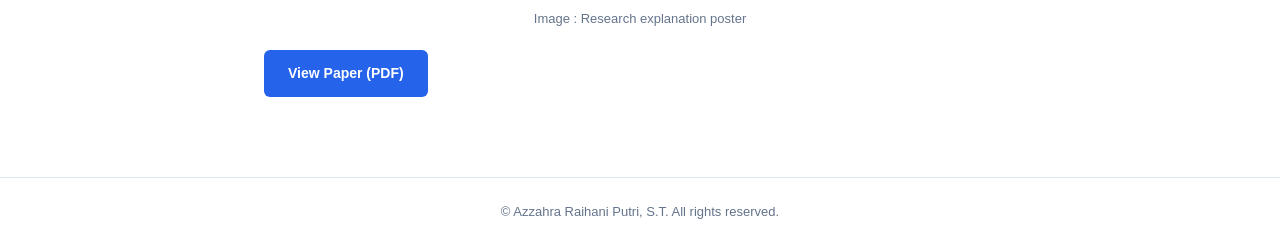
<file: skripsi.html>
<!DOCTYPE html>
<html lang="en">
<head>
    <meta charset="UTF-8">
    <meta name="viewport" content="width=device-width, initial-scale=1.0">
    <title>Brain Tumor Detection on Magnetic Resonance Imaging (MRI) using You Only Look Once Versi 5 (YOLOv5)</title>
    <link rel="stylesheet" href="style.css">
</head>
<body>
    <header class="navbar">
        <div class="nav-container">
            <a href="index.html" class="logo">&larr; Back to Dashboard</a>

        	<div class="nav-right">
                <!-- Tombol Kustom pengganti widget Google -->
                <button id="lang-toggle-btn" class="lang-switch-btn" onclick="toggleLanguage()">ID / EN</button>

                <!-- Container tersembunyi untuk memuat script Google di latar belakang -->
                <div id="google_translate_element"></div>
        	</div>
		 </div>

    </header>

    <section class="section">
        <div class="container" style="max-width: 800px;">
            <span class="badge">Undergraduate Thesis - Universitas Airlangga</span>
            <h1 style="font-size: 32px; margin: 15px 0;">Brain Tumor Detection on Magnetic Resonance Imaging (MRI) using You Only Look Once Versi 5 (YOLOv5)</h1>
            
            <div style="margin: 30px 0;">
                <h3>Abstract</h3>
                <p>A brain tumor is a mass of abnormal tissue that develops and grows on brain cells. Brain tumor cases that often occur in Indonesia are glioma, meningioma, and pituitary tumor each of which has a different location and characteristics. In the process of radiological examination to detect brain tumors, it is carried out by manually observing the MRI images of the patient's brain which can take time and depend on the skills and experiences of the expert. Many studies on deep learning have shown high performance on models in classifying MRI images. However, there are some classification studies with noise on the image and class imbalance problems giving a poor performance to the model. This study aims to apply a deep learning model YOLOv5 to detect MRI images of glioma, meningioma, and pituitary tumors in imbalance classes. The detection process on an MRI image dataset that applies image enhancement variations, namely gaussian filters, median filters, CLAHE, CLAHE+gaussian filters, and CLAHE+median filters. Then apply the data balancing method, namely SMOTE on each dataset to overcome class imbalance problems. The result of this study shows that it can provide good performance and can increase the average accuracy value by 0.05 from the original dataset of 0,917 to 0,963 from the SMOTE dataset. The best YOLOv5 model design obtained is CLAHE 9x9+median filter radius 3 in the SMOTE dataset with an average F1-score of 0,935 with an accuracy of 0,964.</p>
            </div>

            <div style="text-align: center; margin: 20px 0;">
    				<img src="images/poster.png" alt="Poster Hasil Penelitian" style="width: 100%; max-width: 600px; border-radius: 10px; border: 1px solid #e2e8f0;">
    				<p style="font-size: 13px; color: #64748b; margin-top: 8px;">Image : Research explanation poster</p>
				</div>
				
				<!-- Tombol view paper -->
				<a href="paper.pdf" target="_blank" rel="noopener noreferrer" class="btn-primary"> View Paper (PDF)</a>

        </div>
    </section>

    <footer>
        <p>&copy; Azzahra Raihani Putri, S.T. All rights reserved.</p>
    </footer>

<!-- Google Translate Engine (Instant 1-Click Toggle) -->
<script type="text/javascript">
    function googleTranslateElementInit() {
        new google.translate.TranslateElement({
            pageLanguage: 'en',
            includedLanguages: 'en,id',
            autoDisplay: false
        }, 'google_translate_element');
    }

    function toggleLanguage() {
        var btn = document.getElementById("lang-toggle-btn");
        
        // Cek cookie terjemahan saat ini
        var isIndonesian = document.cookie.indexOf("googtrans=/en/id") !== -1;

        if (!isIndonesian) {
            // Ubah ke Bahasa Indonesia via Cookie
            document.cookie = "googtrans=/en/id; path=/;";
            document.cookie = "googtrans=/en/id; domain=." + document.domain + "; path=/;";
            if (btn) btn.innerText = "🇮🇩 ID (Active)";
        } else {
            // Kembalikan ke Bahasa Inggris (Hapus Cookie)
            document.cookie = "googtrans=; expires=Thu, 01 Jan 1970 00:00:00 UTC; path=/;";
            document.cookie = "googtrans=; expires=Thu, 01 Jan 1970 00:00:00 UTC; domain=." + document.domain + "; path=/;";
            if (btn) btn.innerText = "ID / EN";
        }

        // Reload halaman secara halus agar terjemahan langsung aktif 100%
        window.location.reload();
    }

    // Jalankan cek status label tombol saat halaman selesai dimuat
    window.addEventListener('DOMContentLoaded', function() {
        var btn = document.getElementById("lang-toggle-btn");
        if (document.cookie.indexOf("googtrans=/en/id") !== -1 && btn) {
            btn.innerText = "🇮🇩 ID (Active)";
        }
    });
</script>
<script type="text/javascript" src="https://translate.google.com/translate_a/element.js?cb=googleTranslateElementInit"></script>
	
</body>
	
</html>
</file>
<file: style.css>
/* Color Palette & Font Setup */

:root {

    --bg-main: #FFFFFF;

    --bg-alt: #F8FAFC;

    --bg-dark: #0F172A;

    --text-primary: #0F172A;

    --text-secondary: #475569;

    --text-muted: #64748B;

    --accent-blue: #2563EB;

    --accent-hover: #1D4ED8;

    --accent-light: #EFF6FF;

    --border-color: #E2E8F0;

    --card-shadow: 0 4px 6px -1px rgba(0, 0, 0, 0.05), 0 2px 4px -1px rgba(0, 0, 0, 0.03);

    --font-heading: 'Plus Jakarta Sans', sans-serif;

    --font-body: 'Inter', sans-serif;

}

* {

    margin: 0;

    padding: 0;

    box-sizing: border-box;

}

html {

    scroll-behavior: smooth;

}

body {

    font-family: var(--font-body);

    color: var(--text-secondary);

    background-color: var(--bg-main);

    line-height: 1.6;

    font-size: 15px;

}

h1, h2, h3, h4 {

    font-family: var(--font-heading);

    color: var(--text-primary);

    line-height: 1.25;

}

a {

    text-decoration: none;

    color: inherit;

}

/* Layout Utilities */

.container {

    max-width: 1100px;

    margin: 0 auto;

    padding: 0 24px;

}

.section {

    padding: 80px 0;

}

.bg-alt {

    background-color: var(--bg-alt);

}

.bg-dark {

    background-color: var(--bg-dark);

    color: #F8FAFC;

}

.section-title {

    font-size: 28px;

    font-weight: 700;

    margin-bottom: 40px;

    position: relative;

}

.section-title::after {

    content: '';

    display: block;

    width: 40px;

    height: 3px;

    background-color: var(--accent-blue);

    margin-top: 8px;

    border-radius: 2px;

}

/* Navigation */

.navbar {

    position: sticky;

    top: 0;

    background-color: rgba(255, 255, 255, 0.95);

    backdrop-filter: blur(8px);

    border-bottom: 1px solid var(--border-color);

    z-index: 1000;

}

.nav-container {

    max-width: 1100px;

    margin: 0 auto;

    padding: 16px 24px;

    display: flex;

    justify-content: space-between;

    align-items: center;

}

.logo {

    font-family: var(--font-heading);

    font-weight: 800;

    font-size: 20px;

    color: var(--text-primary);

}

.logo span {

    color: var(--accent-blue);

}

.nav-links {

    display: flex;

    list-style: none;

    align-items: center;

    gap: 28px;

}

.nav-links a {

    font-size: 14px;

    font-weight: 500;

    color: var(--text-secondary);

    transition: color 0.2s ease;

}

.nav-links a:hover {

    color: var(--accent-blue);

}

.btn-nav {

    background-color: var(--accent-blue);

    color: #FFFFFF !important;

    padding: 8px 16px;

    border-radius: 6px;

    transition: background-color 0.2s ease !important;

}

.btn-nav:hover {

    background-color: var(--accent-hover) !important;

}

/* Hero Section */

.hero {

    padding: 100px 0 80px 0;

    background-color: var(--bg-alt);

    border-bottom: 1px solid var(--border-color);

}

.hero-content {

    max-width: 780px;

}

.badge {

    display: inline-block;

    padding: 6px 12px;

    background-color: var(--accent-light);

    color: var(--accent-blue);

    font-size: 13px;

    font-weight: 600;

    border-radius: 20px;

    margin-bottom: 16px;

}

.hero h1 {

    font-size: 42px;

    font-weight: 800;

    letter-spacing: -0.5px;

    margin-bottom: 20px;

}

.hero p {

    font-size: 18px;

    color: var(--text-muted);

    margin-bottom: 32px;

}

.hero-actions {

    display: flex;

    gap: 16px;

}

/* Buttons */

.btn-primary {

    display: inline-block;

    background-color: var(--accent-blue);

    color: #FFFFFF;

    padding: 12px 24px;

    border-radius: 6px;

    font-weight: 600;

    font-size: 14px;

    transition: background-color 0.2s ease;

}

.btn-primary:hover {

    background-color: var(--accent-hover);

}

.btn-secondary {

    display: inline-block;

    background-color: transparent;

    color: var(--text-primary);

    border: 1px solid var(--border-color);

    padding: 12px 24px;

    border-radius: 6px;

    font-weight: 600;

    font-size: 14px;

    transition: border-color 0.2s ease;

}

.btn-secondary:hover {

    border-color: var(--text-primary);

}

.btn-secondary-light {

    display: inline-block;

    background-color: transparent;

    color: #FFFFFF;

    border: 1px solid rgba(255, 255, 255, 0.2);

    padding: 12px 24px;

    border-radius: 6px;

    font-weight: 600;

    font-size: 14px;

    transition: background-color 0.2s ease;

}

.btn-secondary-light:hover {

    background-color: rgba(255, 255, 255, 0.1);

}

/* About Section */

.about-card {

    display: grid;

    grid-template-columns: 2fr 1fr;

    gap: 32px;

    background: var(--bg-main);

    border: 1px solid var(--border-color);

    padding: 32px;

    border-radius: 8px;

    box-shadow: var(--card-shadow);

}

.stat-grid {

    display: flex;

    flex-direction: column;

    gap: 16px;

    justify-content: center;

    border-left: 2px solid var(--border-color);

    padding-left: 32px;

}

.stat-number {

    font-family: var(--font-heading);

    font-size: 28px;

    font-weight: 800;

    color: var(--accent-blue);

    display: block;

}

.stat-label {

    font-size: 13px;

    color: var(--text-muted);

    font-weight: 500;

}

/* Grids & Cards */

.grid-2 {

    display: grid;

    grid-template-columns: repeat(2, 1fr);

    gap: 24px;

}

.grid-3 {

    display: grid;

    grid-template-columns: repeat(3, 1fr);

    gap: 24px;

}

.card {

    background-color: var(--bg-main);

    border: 1px solid var(--border-color);

    padding: 24px;

    border-radius: 8px;

    box-shadow: var(--card-shadow);

    display: flex;

    flex-direction: column;

}

.card-tag {

    font-size: 12px;

    font-weight: 700;

    color: var(--accent-blue);

    text-transform: uppercase;

    letter-spacing: 0.5px;

    margin-bottom: 12px;

}

.card h3 {

    font-size: 18px;

    margin-bottom: 12px;

}

.card p {

    font-size: 14px;

    color: var(--text-muted);

    margin-bottom: 20px;

    flex-grow: 1;

}

.card-tech {

    display: flex;

    flex-wrap: wrap;

    gap: 8px;

}

.card-tech span {

    font-size: 12px;

    background-color: var(--bg-alt);

    padding: 4px 10px;

    border-radius: 4px;

    color: var(--text-secondary);

    border: 1px solid var(--border-color);

}

/* Timeline */

.timeline {

    position: relative;

    max-width: 800px;

}

.timeline::before {

    content: '';

    position: absolute;

    left: 7px;

    top: 0;

    bottom: 0;

    width: 2px;

    background-color: var(--border-color);

}

.timeline-item {

    position: relative;

    padding-left: 36px;

    margin-bottom: 36px;

}

.timeline-marker {

    position: absolute;

    left: 0;

    top: 6px;

    width: 16px;

    height: 16px;

    border-radius: 50%;

    background-color: var(--bg-main);

    border: 3px solid var(--accent-blue);

}

.timeline-date {

    font-size: 12px;

    font-weight: 600;

    color: var(--accent-blue);

    text-transform: uppercase;

}

.timeline-content h3 {

    font-size: 18px;

    margin-top: 2px;

}

.timeline-role {

    font-weight: 600;

    color: var(--text-primary);

    font-size: 14px;

    margin-bottom: 8px;

}

.timeline-content ul {

    list-style: disc;

    padding-left: 18px;

    font-size: 14px;

    color: var(--text-muted);

}

/* Skills */

.skills-wrapper {

    display: grid;

    grid-template-columns: repeat(2, 1fr);

    gap: 32px;

}

.skill-category h3 {

    font-size: 16px;

    margin-bottom: 16px;

}

.skill-tags {

    display: flex;

    flex-wrap: wrap;

    gap: 10px;

}

.skill-chip {

    background-color: var(--bg-alt);

    border: 1px solid var(--border-color);

    padding: 8px 16px;

    border-radius: 20px;

    font-size: 13px;

    font-weight: 500;

    color: var(--text-primary);

}

/* Contact */

.contact-container {

    text-align: center;

    max-width: 600px;

}

.bg-dark h2 {

    color: #FFFFFF;

}

.contact-container p {

    color: #94A3B8;

    margin: 12px 0 28px 0;

}

.contact-buttons {

    display: flex;

    justify-content: center;

    gap: 16px;

}

/* Footer */

footer {

    text-align: center;

    padding: 24px 0;

    border-top: 1px solid var(--border-color);

    font-size: 13px;

    color: var(--text-muted);

}

/* Responsive Rules */

@media (max-width: 768px) {

    .grid-2, .grid-3, .skills-wrapper {

        grid-template-columns: 1fr;

    }

    .about-card {
        grid-template-columns: 1fr;
    }

    .stat-grid {

        border-left: none;

        border-top: 2px solid var(--border-color);

        padding-left: 0;

        padding-top: 16px;

    }

    .hero h1 {

        font-size: 32px;

    }

    .nav-links {

        display: none;

    }

}


/* ==========================================
   Clean Google Translate Styling
   ========================================== */
.nav-right {
    display: flex;
    align-items: center;
    gap: 20px;
}

.translate-wrapper {
    display: flex;
    align-items: center;
}

#google_translate_element {
    display: inline-block;
}

/* Memperbaiki Kotak Utama Widget */
.goog-te-gadget-simple {
    background-color: var(--bg-alt) !important;
    border: 1px solid var(--border-color) !important;
    padding: 6px 12px !important;
    border-radius: 6px !important;
    font-family: var(--font-body) !important;
    font-size: 13px !important;
    color: var(--text-primary) !important;
    cursor: pointer;
    display: flex !important;
    align-items: center !important;
    transition: all 0.2s ease !important;
}

.goog-te-gadget-simple:hover {
    border-color: var(--accent-blue) !important;
    background-color: #ffffff !important;
}

/* Merapikan Teks & Panah Dalam Widget */
.goog-te-gadget-simple .goog-te-menu-value {
    color: var(--text-primary) !important;
    margin: 0 !important;
    display: flex !important;
    align-items: center !important;
}

.goog-te-gadget-simple .goog-te-menu-value span {
    color: var(--text-primary) !important;
    border: none !important;
    font-weight: 500 !important;
}

/* Sembunyikan Ikon Bendera/Globe Bawaan Google yang Berantakan */
.goog-te-gadget-icon, 
.goog-te-menu-value img {
    display: none !important;
}

/* Sembunyikan banner topbar & elemen asli Google Translate */
.goog-te-banner-frame,
.skiptranslate,
#google_translate_element {
    display: none !important;
}

body {
    top: 0px !important;
}

/* Style untuk Tombol Switcher Custom Kamu */
.lang-switch-btn {
    background-color: var(--bg-alt);
    border: 1px solid var(--border-color);
    color: var(--text-primary);
    padding: 6px 12px;
    border-radius: 6px;
    font-family: var(--font-body);
    font-size: 13px;
    font-weight: 600;
    cursor: pointer;
    transition: all 0.2s ease;
}

.lang-switch-btn:hover {
    border-color: var(--accent-blue);
    color: var(--accent-blue);
}
</file>
